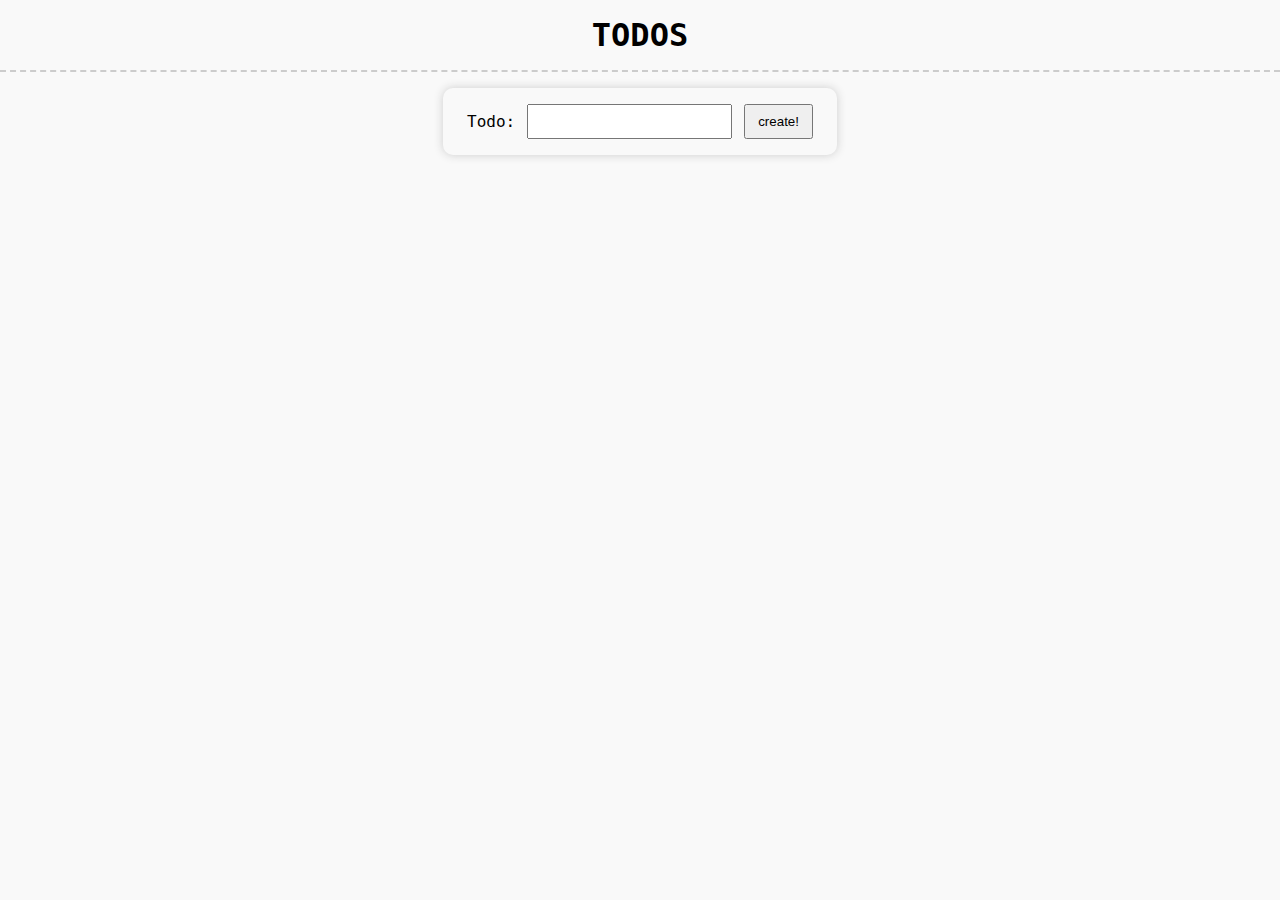
<file: CalculatorWithTodoList/TodoList/index.html>
<!DOCTYPE html>
<html lang="en">

<head>
  <meta charset="UTF-8">
  <meta name="viewport" content="width=device-width, initial-scale=1.0">
  <link rel="stylesheet" href="style.css">
  <title>Document</title>
</head>

<body>
  <div class="app">
    <h1 class="app__headline">TODOS</h1>

    <main class="main">
      <section class="todo-list">
        <form class="form">
          <label for="text">Todo:</label>
          <input id="text" type="text" name="text">

          <button type="submit">create!</button>
        </form>

        <div class="todos"></div>
      </section>
    </main>
  </div>


  <script src="script.js"></script>
</body>

</html>
</file>
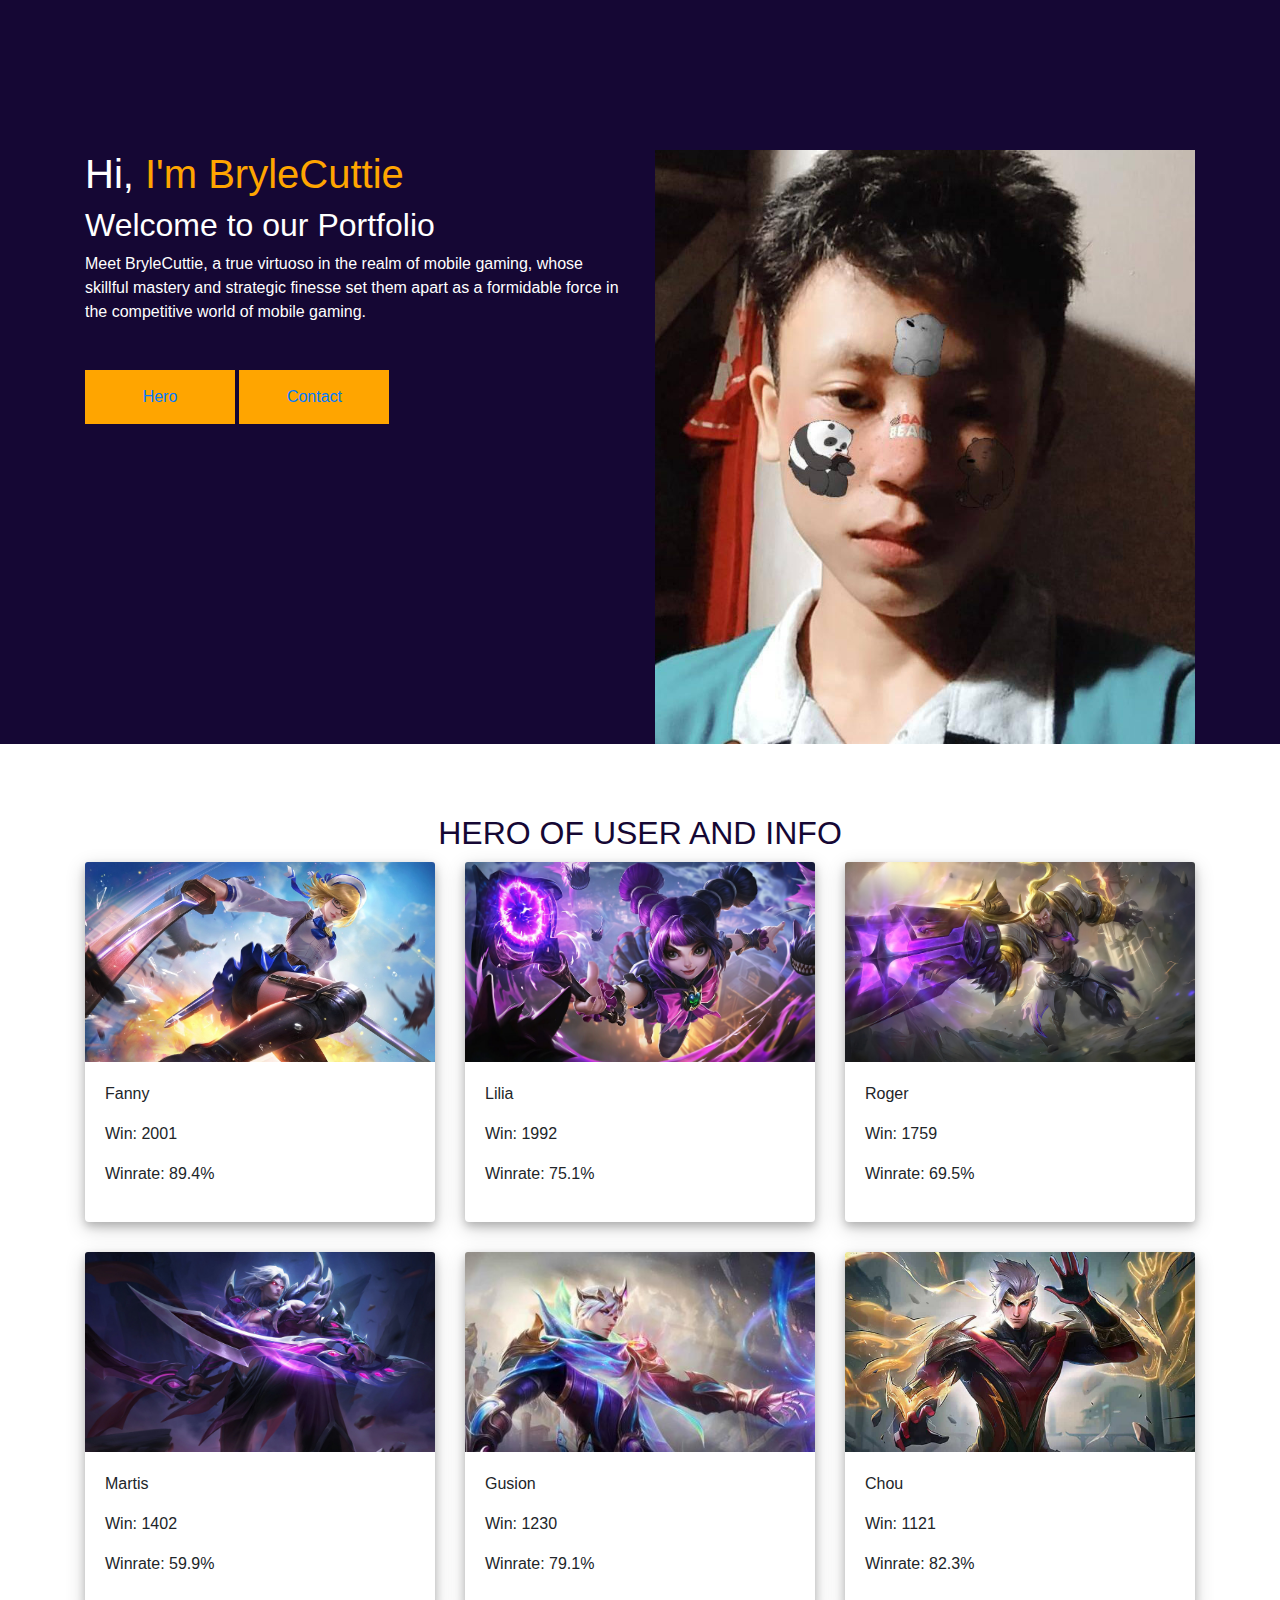
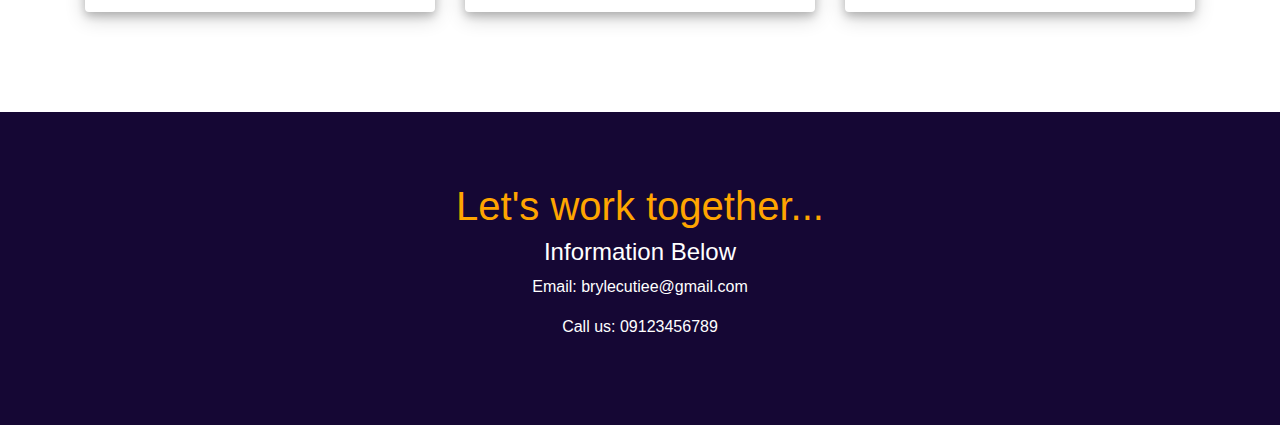
<file: About ML Person Portfolio/home.html>
<!DOCTYPE html>
<html lang="en">

<head>
  <meta charset="UTF-8">
  <meta http-equiv="X-UA-Compatible" content="IE=edge">
  <meta name="viewport" content="width=device-width, initial-scale=1.0">
  <title>Microverse - Portfolio</title>
  <link rel="stylesheet" href="https://cdn.jsdelivr.net/npm/bootstrap@4.0.0/dist/css/bootstrap.min.css">
  <link rel="stylesheet" href="home.css">
</head>

<body>

  <section id="welcome">
    <div class="container">
      <div class="row">
        <div class="col-md-6">
          <h1>Hi, <span>I'm BryleCuttie</span></h1>
          <h2>Welcome to our Portfolio</h2>
          <p>Meet BryleCuttie, a true virtuoso in the realm of mobile gaming, whose skillful mastery and strategic
            finesse set them
            apart as a formidable force in the competitive world of mobile gaming.</p>
          <button class="btn btn-warning"><a href="#project">Hero</a></button>
          <button class="btn btn-warning"><a href="#contact">Contact</a></button>
        </div>
        <div class="col-md-6">
          <img src="akocrop.jpg">
        </div>
      </div>
    </div>
  </section>

  <section id="project">
    <div class="container">
      <h2>Hero Of User And Info</h2>
      <div class="row">
        <div class="col-md-4">
          <div class="card shadow-lg ">
            <img class="card-img-top" src="fanny.jpg" alt="Card image cap">
            <div class="card-body">
              <p class="card-text">Fanny</p>
              <p>Win: 2001 </p>
              <p>Winrate: 89.4%</p>
            </div>
          </div>
        </div>
        <div class="col-md-4">
          <div class="card ">
            <img class="card-img-top" src="lilya.jpg" alt="Card image cap">
            <div class="card-body">
              <p class="card-text">Lilia</p>
              <p>Win: 1992 </p>
              <p>Winrate: 75.1%</p>
            </div>
          </div>
        </div>
        <div class="col-md-4">
          <div class="card ">
            <img class="card-img-top roger" src="roger.jpeg" alt="Card image cap">
            <div class="card-body">
              <p class="card-text">Roger</p>
              <p>Win: 1759 </p>
              <p>Winrate: 69.5%</p>
            </div>
          </div>
        </div>
        <div class="col-md-4">
          <div class="card ">
            <img class="card-img-top" src="martis.jpg" alt="Card image cap">
            <div class="card-body">
              <p class="card-text">Martis</p>
              <p>Win: 1402 </p>
              <p>Winrate: 59.9%</p>
            </div>
          </div>
        </div>
        <div class="col-md-4">
          <div class="card ">
            <img class="card-img-top" src="Gusion.jpg" alt="Card image cap">
            <div class="card-body">
              <p class="card-text">Gusion</p>
              <p>Win: 1230 </p>
              <p>Winrate: 79.1%</p>
            </div>
          </div>
        </div>
        <div class="col-md-4">
          <div class="card">
            <img class="card-img-top" src="chou.jpg" alt="Card image cap">
            <div class="card-body">
              <p class="card-text">Chou</p>
              <p>Win: 1121 </p>
              <p>Winrate: 82.3%</p>
            </div>
          </div>
        </div>
      </div>
    </div>
  </section>
  <section id="contact">
    <h1>Let's work together...</h1>
    <h4>Information Below</h4>
    <p><a href="">Email: brylecutiee@gmail.com</a></p>
    <p><a href="">Call us: 09123456789</a></p>
  </section>


  <script src="https://code.jquery.com/jquery-3.2.1.slim.min.js"></script>
  <script src="https://cdn.jsdelivr.net/npm/popper.js@1.12.9/dist/umd/popper.min.js"></script>
  <script src="https://cdn.jsdelivr.net/npm/bootstrap@4.0.0/dist/js/bootstrap.min.js"></script>
</body>

</html>
</file>
<file: CalculatorWithTodoList/TodoList/style.css>
:root {
  --indent-x: 1.5rem;
  --indent-y: 1rem;

  --indent-x_half: 0.75rem;
  --indent-y_half: 0.5rem;

  --indent-base: var(--indent-y) var(--indent-x);
  --indent-base_half: var(--indent-y_half) var(--indent-x_half);

  --color-bg: #cccccc20;
  --color-border: #ccc;

  --shadow: 0 0 10px #ccc;

  --radius: 10px;

  font-family: monospace;
  font-size: 16px;
}

* {
  margin: 0;
  padding: 0;
  box-sizing: border-box;
}

.app {
  width: 100vw;
  height: 100vh;
  background-color: var(--color-bg);
}

.app__headline {
  padding: var(--indent-base);
  text-align: center;
  text-transform: uppercase;
  border-bottom: 2px dashed var(--color-border);
}

.main {
  padding: var(--indent-base);
  display: flex;
}

.todo-list {
  margin: auto;
  padding: var(--indent-base);
  border-radius: var(--radius);
  box-shadow: var(--shadow);
  display: flex;
  flex-flow: column nowrap;
  justify-content: center;
  align-items: center;
}

.form {
  width: 100%;
  display: flex;
  align-items: center;
}

.form>* {
  margin-right: var(--indent-x_half);
}

.form>*:last-child {
  margin-right: 0;
}

.form input {
  width: 100%;
}

.form button[type="submit"],
.form input {
  padding: var(--indent-base_half);
}

.todos {
  overflow-y: auto;
  overflow-x: visible;
}

.todos>*:first-child {
  margin-top: var(--indent-y_half);
}

.todos>* {
  margin-bottom: var(--indent-y_half);
  padding: var(--indent-base_half);
  border: 2px solid var(--color-border);
  border-radius: var(--radius);
}

.todos>*:last-child {
  margin-bottom: 0;
}

.todo {
  transition: all 0.3s;
}

.todo:hover {
  transform: translate(-10%);
  cursor: pointer;
}

label {
  cursor: pointer;
}
</file>
<file: About ML Person Portfolio/home.css>
@import url('https://fonts.cdnfonts.com/css/google-sans');

* {
  margin: 0;
  padding: 0;
  font-family: 'Product Sans', sans-serif;
}

html {
  scroll-behavior: smooth;
}


#welcome {
  background-color: #150734;
  padding-top: 150px;
}

#welcome h1 {
  color: #fff;
}

#welcome span {
  color: orange;
}

#welcome h2 {
  color: #fff;
}

#welcome p {
  color: #fff;
}

#welcome button {
  padding: 15px;
  width: 150px;
  margin-top: 30px;
  background-color: orange;
  border: none;
  border-radius: 0px;
}

#welcome img {
  width: 100%;
}

#project {
  padding-top: 70px;
  padding-bottom: 70px;
}

#project h2 {
  text-align: center;
  color: #150734;
  text-transform: uppercase;
  margin-bottom: 10px;
}

#project .card {
  border: none;
  box-shadow: 0 4px 8px 0 rgba(0, 0, 0, 0.2), 0 6px 20px 0 rgba(0, 0, 0, 0.19);
}

#project .col-md-4 {
  margin-bottom: 30px;
}

#project .card-img-top {
  width: 100%;
  height: 200px;
  object-fit: cover;
}

#contact {
  padding-top: 70px;
  padding-bottom: 70px;
  background-color: #150734;
  text-align: center;
}

#contact h1 {
  color: orange;
}

#contact h4 {
  color: #fff;
}

#contact a {
  color: #fff;
  text-decoration: none;
}

.roger {
  object-fit: contain;
}
</file>
